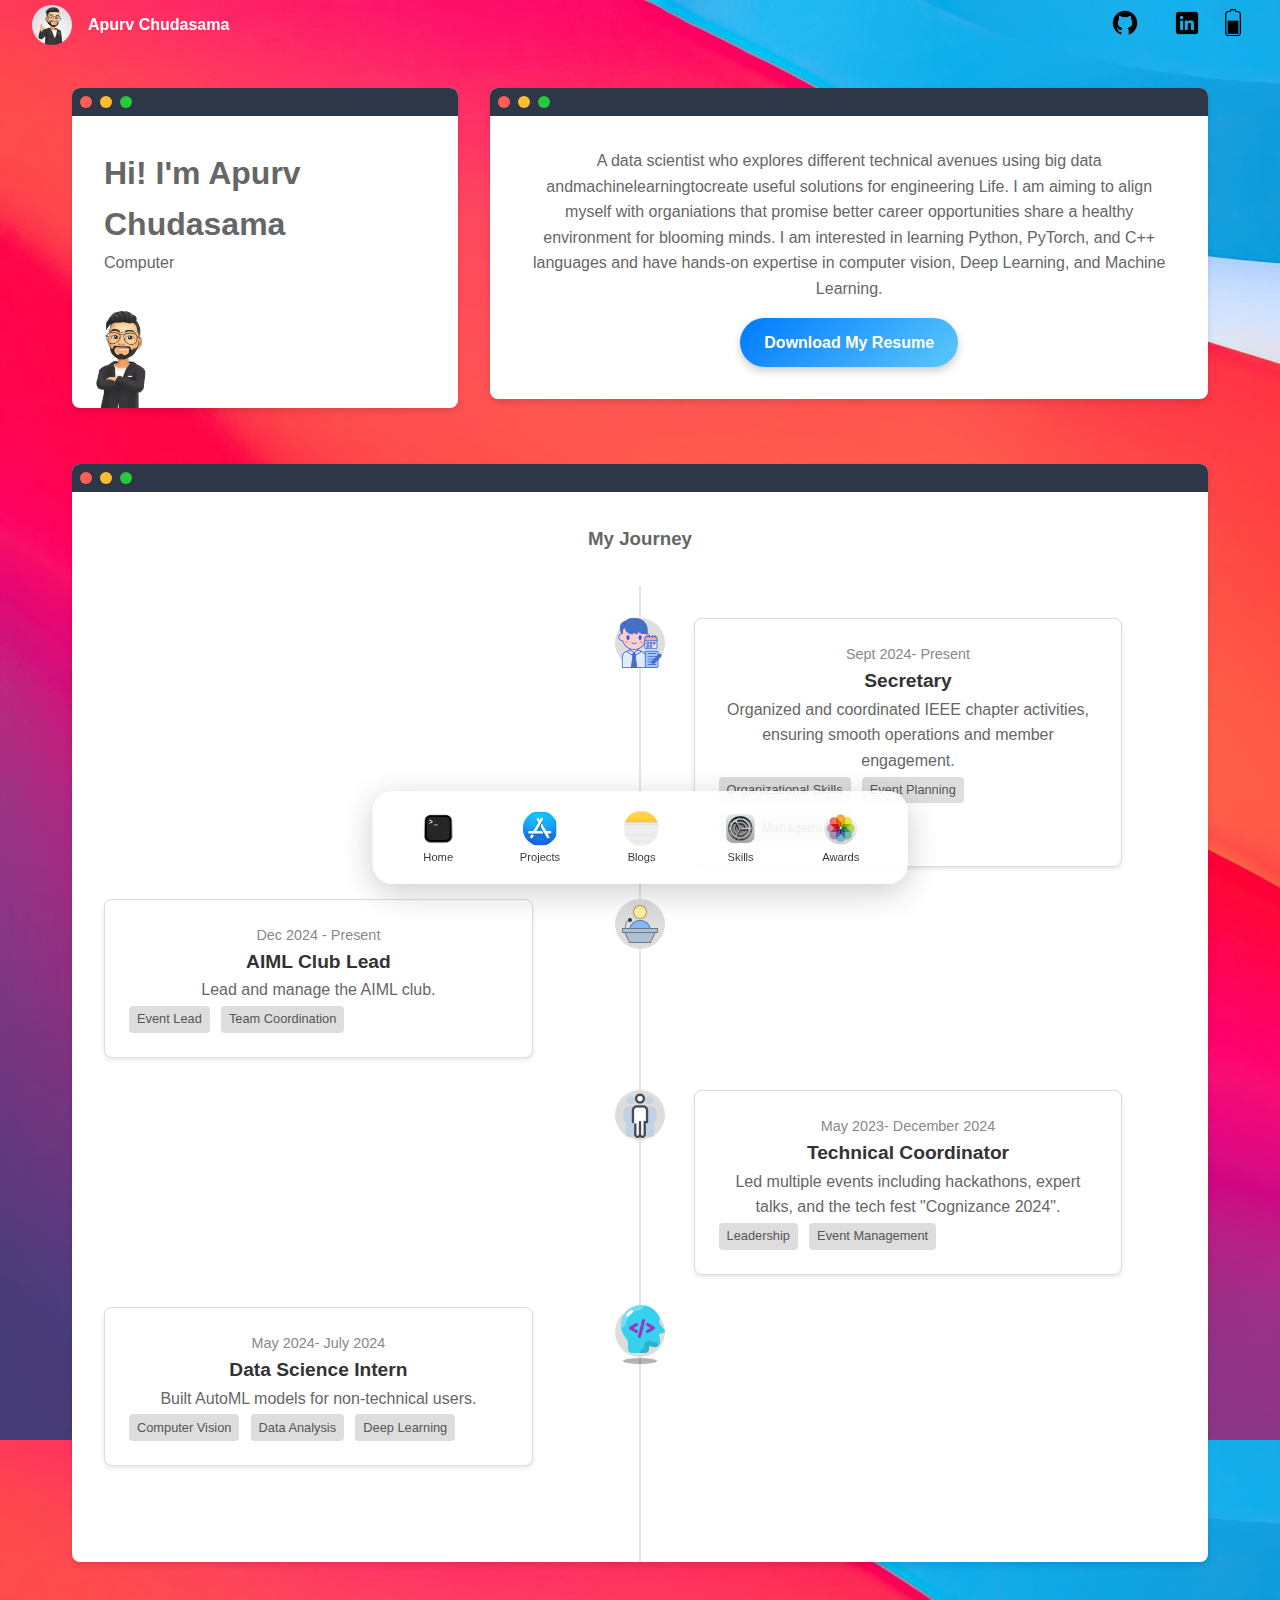
<file: index.html>
<!DOCTYPE html>
<html lang="en">
<head>
    <meta charset="UTF-8">
    <meta name="viewport" content="width=device-width, initial-scale=1.0">
    <title>Portfolio - Apurv Chudasama</title>
    <link rel="stylesheet" href="styles.css">
</head>
<body>

    <header class="header-bar">
        <div class="header-left">
            <img src="./images/avatar.jpg" alt="Avatar" class="avatar" id="avatar">
            <span class="name">Apurv Chudasama</span>
        </div>
        <div class="header-middle">
            <span id="current-time"></span>
        </div>
        <div class="header-right">
            <a href="https://github.com/Apurv090405" target="_blank" class="icon-link">
                <img src="./images/icons8-github-50.png" alt="GitHub" class="icon">
            </a>
            <a href="https://www.linkedin.com/in/apurv-chudasama/" target="_blank" class="icon-link">
                <img src="./images/icons8-linkedin-50.png" alt="LinkedIn" class="icon">
            </a>
            <span class="battery-icon">
                <img src="./images/icons8-battery-50.png" class="icon">
            </span>
        </div>
    </header>
    
    
    <nav class="navbar">
        <a href="home.html" class="nav-link">
            <img src="./images/terminal.png" alt="Home" class="nav-image">
            <span>Home</span>
        </a>
        <a href="projects.html" class="nav-link">
            <img src="./images/projects.png" alt="Projects" class="nav-image">
            <span>Projects</span>
        </a>
        <a href="blogs.html" class="nav-link">
            <img src="./images/blogs.jpg" alt="Blogs" class="nav-image">
            <span>Blogs</span>
        </a>
        <a href="skills.html" class="nav-link">
            <img src="./images/skills.jpg" alt="Skills" class="nav-image">
            <span>Skills</span>
        </a>
        <a href="achievements.html" class="nav-link">
            <img src="./images/certificates.jpg" alt="Awards" class="nav-image">
            <span>Awards</span>
        </a>
    </nav>
    

    <div class="container">    
        <div class="main-content">
            <!-- Left Section: Header -->
             
            <div class="left">
                <div class="terminal-window">
                    <div class="terminal-header">
                        <span class="terminal-button red"></span>
                        <span class="terminal-button yellow"></span>
                        <span class="terminal-button green"></span>
                    </div>
                    <div class="terminal-content">
                        <h1>Hi! I'm Apurv Chudasama</h1>
                        <p id="animated-text">Computer Vision Engineer</p>
                    </div>
                    <div class="terminal-image1">
                        <img src="./images/a1.png" alt="Apurv Image"/>
                    </div>
                </div>
            </div>
    
            <!-- Right Section: Terminal Window -->
            <div class="right">
                <div class="terminal-window">
                    <div class="terminal-header">
                        <span class="terminal-button red"></span>
                        <span class="terminal-button yellow"></span>
                        <span class="terminal-button green"></span>
                    </div>
                    <div class="terminal-content">
                        <p>
                            A data scientist who explores different technical avenues using big data andmachinelearningtocreate useful solutions for engineering Life. I am aiming to align myself with organiations that promise better career opportunities share a healthy environment for blooming minds. I am interested in learning Python, PyTorch, and C++ languages and have hands-on expertise in computer vision, Deep Learning, and Machine Learning.
                        </p>
                        <a href="./Resume.pdf" download class="download-button">Download My Resume</a>
                    </div>
                </div>
            </div>
        </div>
    
        <!-- Below Section: Terminal Window and Timeline Side by Side -->
        <div class="bottom-content">
            <div class="terminal-window">
                <div class="terminal-header">
                    <span class="terminal-button red"></span>
                    <span class="terminal-button yellow"></span>
                    <span class="terminal-button green"></span>
                </div>
                <div class="terminal-content">
                    <div class="timeline-container">
                        <h3>My Journey</h3>
                        <div class="timeline">
                            <div class="timeline-item">
                                <div class="timeline-icon">
                                    <img src="./images/icons8-secretary-50.png" alt="Timeline Icon" class="timeline-image">
                                </div>
                                <div class="timeline-content">
                                    <div class="timeline-date">Sept 2024- Present</div>
                                    <h3 class="timeline-title">Secretary</h3>
                                    <p class="description">Organized and coordinated IEEE chapter activities, ensuring smooth operations and member engagement.</p>
                                    <div class="skills">
                                        <span class="skill-tag">Organizational Skills</span>
                                        <span class="skill-tag">Event Planning</span>
                                        <span class="skill-tag">Team Management</span>
                                    </div>
                                </div>
                            </div>
                            <div class="timeline-item">
                                <div class="timeline-icon">
                                    <img src="./images/icons8-leader-40.png" alt="Timeline Icon" class="timeline-image">
                                </div>
                                <div class="timeline-content">
                                    <div class="timeline-date">Dec 2024 - Present</div>
                                    <h3 class="timeline-title">AIML Club Lead</h3>
                                    <p class="description">Lead and manage the AIML club.</p>
                                    <div class="skills">
                                        <span class="skill-tag">Event Lead</span>
                                        <span class="skill-tag">Team Coordination</span>
                                    </div>
                                </div>
                            </div>
                            <div class="timeline-item">
                                <div class="timeline-icon">
                                    <img src="./images/icons8-leader-50.png" alt="Timeline Icon" class="timeline-image">
                                </div>
                                <div class="timeline-content">
                                    <div class="timeline-date">May 2023- December 2024</div>
                                    <h3 class="timeline-title">Technical Coordinator</h3>
                                    <p class="description">Led multiple events including hackathons, expert talks, and the tech fest "Cognizance 2024".</p>
                                    <div class="skills">
                                        <span class="skill-tag">Leadership</span>
                                        <span class="skill-tag">Event Management</span>
                                    </div>
                                </div>
                            </div>
                            <div class="timeline-item">
                                <div class="timeline-icon">
                                    <img src="./images/icons8-developer-64.png" alt="Timeline Icon" class="timeline-image">
                                </div>
                                <div class="timeline-content">
                                    <div class="timeline-date">May 2024- July 2024</div>
                                    <h3 class="timeline-title">Data Science Intern</h3>
                                    <p class="description">Built AutoML models for non-technical users.</p>
                                    <div class="skills">
                                        <span class="skill-tag"> Computer Vision</span>
                                        <span class="skill-tag">Data Analysis</span>
                                        <span class="skill-tag">Deep Learning</span>
                                    </div>
                                </div>
                            </div>
                        </div>
                    </div>
                </div>
            </div>
        </div>
    </div>    
    <div id="cursor-trail"></div>
    <script src="script.js"></script>
</body>
</html>
</file>
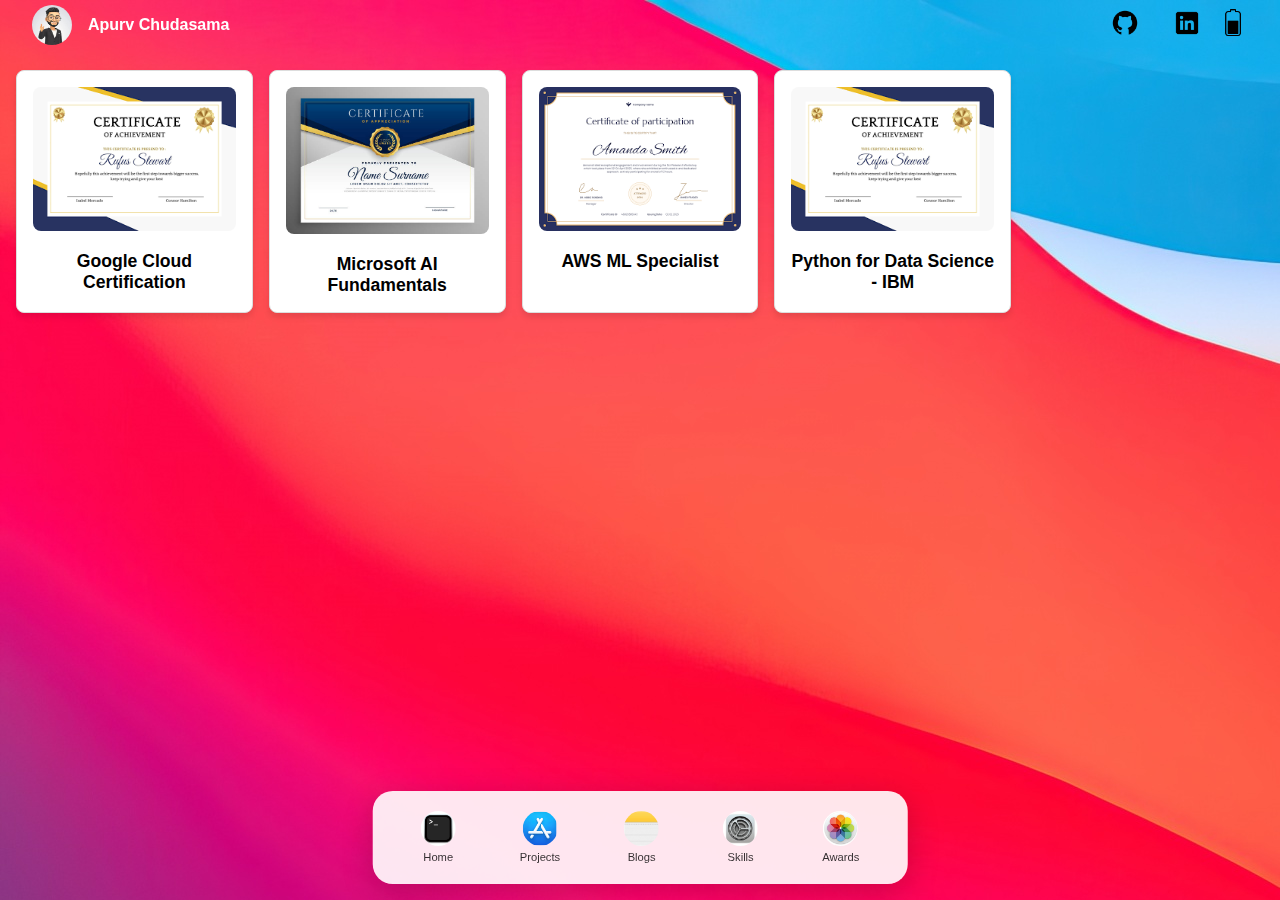
<file: achievements.html>
<!DOCTYPE html>
<html lang="en">
<head>
    <meta charset="UTF-8">
    <meta name="viewport" content="width=device-width, initial-scale=1.0">
    <title>Portfolio - Terminal Skills</title>
    <link rel="stylesheet" href="styles.css">
    <style>
        body {
            background-color: #f0f0f0;
            min-height: 100vh;
            margin: 0;
            background-image: url('./images/bg.jpg');
            cursor: url('./images/icons8-cursor-48.png'), auto;
        }

        .particle {
            position: absolute;
            width: 5px;
            height: 5px;
            background: rgba(0, 162, 255, 0.8);
            border-radius: 50%;
            animation: particle-move 1s ease-out;
            pointer-events: none;
        }

        @keyframes particle-move {
            0% {
                opacity: 1;
                transform: translate(0, 0) scale(1);
            }
            100% {
                opacity: 0;
                transform: translate(var(--dx), var(--dy)) scale(0.5);
            }
        }

        /* Terminal Container Styles */
        .terminal-window {
            background: #ffffff;
            border-radius: 8px;
            margin: 2rem auto;
            padding: 0;
            overflow: hidden;
            width: 80%;
            box-shadow: 0 4px 8px rgba(0, 0, 0, 0.1);
            display: none; /* Initially hidden */
        }

        .terminal-header {
            background: #2d3748;
            padding: 0.6rem;
            display: flex;
            align-items: center;
            gap: 0.5rem;
        }

        .terminal-button {
            width: 12px;
            height: 12px;
            border-radius: 50%;
            display: inline-block;
        }

        .red { background: #ff5f56; }
        .yellow { background: #ffbd2e; }
        .green { background: #27c93f; }

        /* Gallery Styles */
        .terminal-gallery {
            padding: 1rem;
            display: grid;
            grid-template-columns: repeat(auto-fill, minmax(200px, 1fr));
            gap: 1rem;
        }

        .gallery-item {
            border: 1px solid #ddd;
            border-radius: 8px;
            padding: 1rem;
            background: #fff;
            box-shadow: 0 4px 6px rgba(0, 0, 0, 0.1);
            text-align: center;
            position: relative;
            cursor: pointer;
            transition: transform 0.3s ease-in-out;
        }

        .gallery-item img {
            max-width: 100%;
            height: auto;
            border-radius: 8px;
            transition: transform 0.3s ease-in-out;
        }

        .gallery-item h4 {
            margin-top: 1rem;
            font-size: 1.1rem;
        }

        /* Hover and Active States */
        .gallery-item:active {
            transform: scale(1.05);
        }

        .icon {
            width: 24px;
            height: 24px;
        }
    </style>
</head>
<body>
    <header class="header-bar">
        <div class="header-left">
            <img src="./images/avatar.jpg" alt="Avatar" class="avatar" id="avatar">
            <span class="name">Apurv Chudasama</span>
        </div>
        <div class="header-middle">
            <span id="current-time"></span>
        </div>
        <div class="header-right">
            <a href="https://github.com/Apurv090405" target="_blank" class="icon-link">
                <img src="./images/icons8-github-50.png" alt="GitHub" class="icon">
            </a>
            <a href="https://www.linkedin.com/in/apurv-chudasama/" target="_blank" class="icon-link">
                <img src="./images/icons8-linkedin-50.png" alt="LinkedIn" class="icon">
            </a>
            <span class="battery-icon">
                <img src="./images/icons8-battery-50.png" class="icon">
            </span>
        </div>
    </header>

    <nav class="navbar">
        <a href="index.html" class="nav-link">
            <img src="./images/terminal.png" alt="Home" class="nav-image">
            <span>Home</span>
        </a>
        <a href="projects.html" class="nav-link">
            <img src="./images/projects.png" alt="Projects" class="nav-image">
            <span>Projects</span>
        </a>
        <a href="blogs.html" class="nav-link">
            <img src="./images/blogs.jpg" alt="Blogs" class="nav-image">
            <span>Blogs</span>
        </a>
        <a href="skills.html" class="nav-link">
            <img src="./images/skills.jpg" alt="Skills" class="nav-image">
            <span>Skills</span>
        </a>
        <a href="achievements.html" class="nav-link">
            <img src="./images/certificates.jpg" alt="Awards" class="nav-image">
            <span>Awards</span>
        </a>
    </nav>

    <br><br><br>
    <section class="content">
        <!-- Terminal Display as a Gallery -->
        <div class="terminal-gallery">
            <div class="gallery-item" onclick="openTerminal('Google Cloud Certification', 'Google Cloud Certification Details')">
                <img src="./images/c1.png" alt="Google Cloud Certification">
                <h4>Google Cloud Certification</h4>
            </div>
            <div class="gallery-item" onclick="openTerminal('Microsoft AI Fundamentals', 'Microsoft AI Fundamentals Details')">
                <img src="./images/c2.jpg" alt="Microsoft AI Fundamentals">
                <h4>Microsoft AI Fundamentals</h4>
            </div>
            <div class="gallery-item" onclick="openTerminal('AWS ML Specialist', 'AWS ML Specialist Details')">
                <img src="./images/c3.png" alt="AWS ML Specialist">
                <h4>AWS ML Specialist</h4>
            </div>
            <div class="gallery-item" onclick="openTerminal('Python for Data Science - IBM', 'Python for Data Science - IBM Details')">
                <img src="./images/c1.png" alt="Python for Data Science - IBM">
                <h4>Python for Data Science - IBM</h4>
            </div>
        </div>

        <!-- Terminal Window (Shared for all certifications) -->
        <div id="terminal" class="terminal-window">
            <div class="terminal-header">
                <span class="terminal-button red" onclick="closeTerminal()"></span>
                <span class="terminal-button yellow"></span>
                <span class="terminal-button green"></span>
            </div>
            <div class="terminal-content">
                <h3 id="terminal-title">Certification Details</h3>
                <p id="terminal-description">Details about the certification...</p>
            </div>
        </div>

    </section>

    <script>
        function openTerminal(title, description) {
            document.getElementById('terminal').style.display = 'block';  // Show terminal
            document.getElementById('terminal-title').innerText = title;  // Update title
            document.getElementById('terminal-description').innerText = description;  // Update description
        }

        function closeTerminal() {
            document.getElementById('terminal').style.display = 'none';  // Hide terminal
        }

        
document.addEventListener('mousemove', (e) => {
    for (let i = 0; i < 5; i++) {
        const particle = document.createElement('div');
        particle.className = 'particle';
        const dx = (Math.random() - 0.5) * 100;
        const dy = (Math.random() - 0.5) * 100;
        particle.style.left = `${e.pageX}px`;
        particle.style.top = `${e.pageY}px`;
        particle.style.setProperty('--dx', `${dx}px`);
        particle.style.setProperty('--dy', `${dy}px`);
        document.body.appendChild(particle);

        setTimeout(() => particle.remove(), 1000);
    }
});
    </script>
    <script src="script.js"></script>
</body>
</html>
</file>
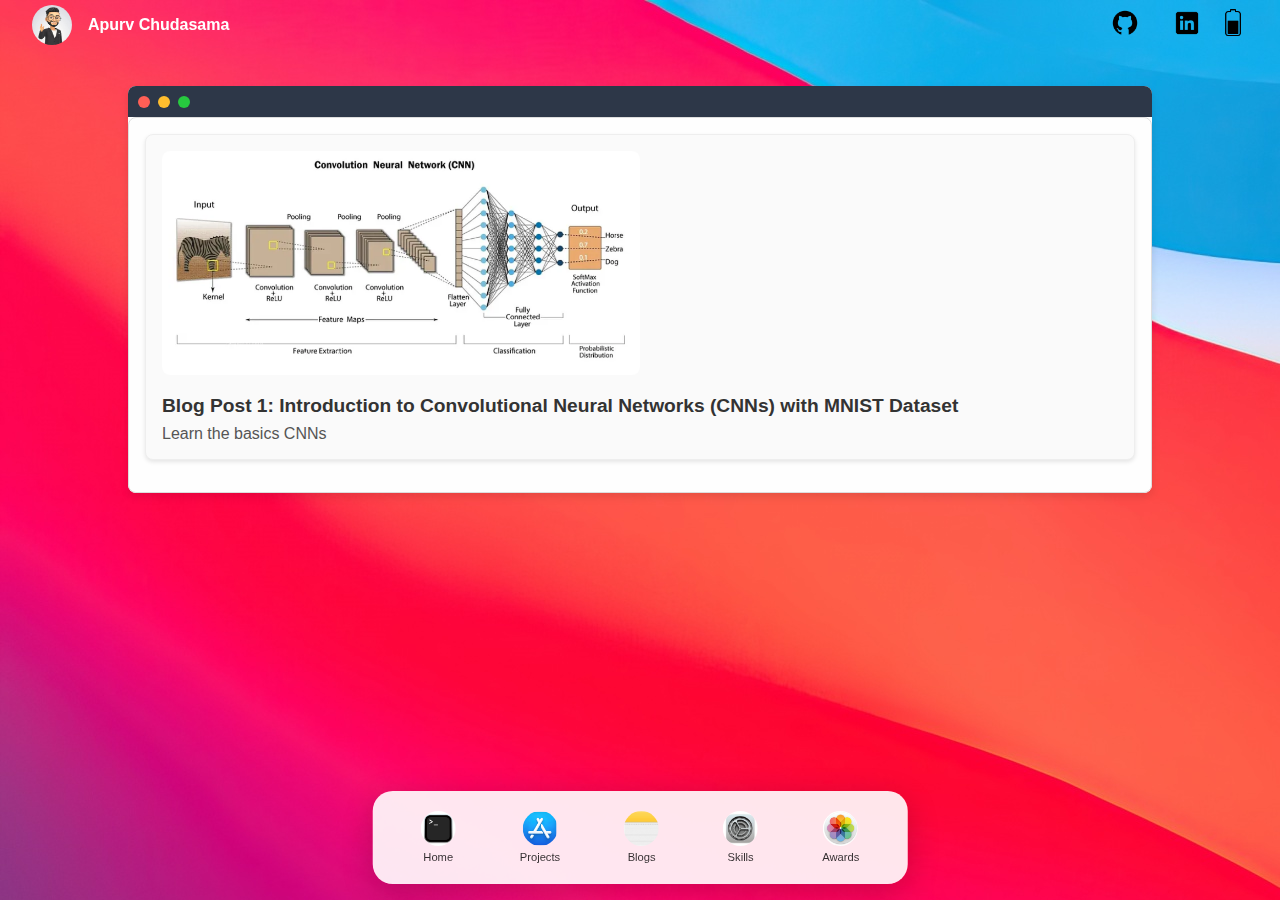
<file: blogs.html>
<!DOCTYPE html>
<html lang="en">
<head>
    <meta charset="UTF-8">
    <meta name="viewport" content="width=device-width, initial-scale=1.0">
    <title>Projects - Portfolio</title>
    <link rel="stylesheet" href="styles.css">
    <style>
        body {
            background-color: #f0f0f0;
            min-height: 100vh;
            margin: 0;
            background-image: url('./images/bg.jpg');
            cursor: url('./images/icons8-cursor-48.png'), auto;
        }

        .particle {
            position: absolute;
            width: 5px;
            height: 5px;
            background: rgba(0, 162, 255, 0.8);
            border-radius: 50%;
            animation: particle-move 1s ease-out;
            pointer-events: none;
        }

        @keyframes particle-move {
            0% {
                opacity: 1;
                transform: translate(0, 0) scale(1);
            }
            100% {
                opacity: 0;
                transform: translate(var(--dx), var(--dy)) scale(0.5);
            }
        }

        /* Terminal Container Styles */
        .terminal-window {
            background: #ffffff;
            border-radius: 8px;
            margin: 2rem auto;
            padding: 0;
            overflow: hidden;
            width: 80%;
            box-shadow: 0 4px 8px rgba(0, 0, 0, 0.1);
        }

        .terminal-header {
            background: #2d3748;
            padding: 0.6rem;
            display: flex;
            align-items: center;
            gap: 0.5rem;
        }

        .terminal-button {
            width: 12px;
            height: 12px;
            border-radius: 50%;
            display: inline-block;
        }

        .red { background: #ff5f56; }
        .yellow { background: #ffbd2e; }
        .green { background: #27c93f; }

        /* Notes UI Styling */
        .notes-container {
            padding: 1rem;
            background-color: #fefefe;
            border-radius: 8px;
            border: 1px solid #ddd;
        }

        .note {
            padding: 1rem;
            margin-bottom: 1rem;
            border: 1px solid #eee;
            border-radius: 8px;
            background-color: #fafafa;
            box-shadow: 0 2px 4px rgba(0, 0, 0, 0.1);
            transition: transform 0.3s ease-in-out;
        }

        .note-title {
            font-size: 1.2rem;
            font-weight: bold;
            margin-bottom: 0.5rem;
        }

        .note-content {
            font-size: 1rem;
            color: #555;
        }

        .note-title a {
            color: #333;
            text-decoration: none;
        }

        .note-title a:hover {
            color: #007bff;
            text-decoration: underline;
        }

        .note-image {
            width: 50%;
            height: auto;
            border-radius: 8px;
            margin-bottom: 1rem;
        }

        /* Responsive Design */
        @media screen and (max-width: 768px) {
            .terminal-window {
                width: 95%;
            }
        }
    </style>
</head>
<body>
    <header class="header-bar">
        <div class="header-left">
            <img src="./images/avatar.jpg" alt="Avatar" class="avatar" id="avatar">
            <span class="name">Apurv Chudasama</span>
        </div>
        <div class="header-middle">
            <span id="current-time"></span>
        </div>
        <div class="header-right">
            <a href="https://github.com/Apurv090405" target="_blank" class="icon-link">
                <img src="./images/icons8-github-50.png" alt="GitHub" class="icon">
            </a>
            <a href="https://www.linkedin.com/in/apurv-chudasama/" target="_blank" class="icon-link">
                <img src="./images/icons8-linkedin-50.png" alt="LinkedIn" class="icon">
            </a>
            <span class="battery-icon">
                <img src="./images/icons8-battery-50.png" class="icon">
            </span>
        </div>
    </header>
    
    <nav class="navbar">
        <a href="index.html" class="nav-link">
            <img src="./images/terminal.png" alt="Home" class="nav-image">
            <span>Home</span>
        </a>
        <a href="projects.html" class="nav-link">
            <img src="./images/projects.png" alt="Projects" class="nav-image">
            <span>Projects</span>
        </a>
        <a href="blogs.html" class="nav-link">
            <img src="./images/blogs.jpg" alt="Blogs" class="nav-image">
            <span>Blogs</span>
        </a>
        <a href="skills.html" class="nav-link">
            <img src="./images/skills.jpg" alt="Skills" class="nav-image">
            <span>Skills</span>
        </a>
        <a href="achievements.html" class="nav-link">
            <img src="./images/certificates.jpg" alt="Awards" class="nav-image">
            <span>Awards</span>
        </a>
    </nav>

    <br><br><br>
    <!-- Terminal Container -->
    <div class="terminal-window">
        <div class="terminal-header">
            <span class="terminal-button red"></span>
            <span class="terminal-button yellow"></span>
            <span class="terminal-button green"></span>
        </div>
        <div class="notes-container">
            <div class="note">
                <img src="./images/b1.png" alt="Blog Post 1" class="note-image">
                <div class="note-title"><a href="https://medium.com/@apurvchudasama.clg/introduction-to-convolutional-neural-networks-cnns-with-mnist-dataset-7534d5c8ce3d">Blog Post 1: Introduction to Convolutional Neural Networks (CNNs) with MNIST Dataset</a></div>
                <div class="note-content">Learn the basics CNNs</div>
            </div>
        </div>
    </div>
</body>
<script>
    
document.addEventListener('mousemove', (e) => {
    for (let i = 0; i < 5; i++) {
        const particle = document.createElement('div');
        particle.className = 'particle';
        const dx = (Math.random() - 0.5) * 100;
        const dy = (Math.random() - 0.5) * 100;
        particle.style.left = `${e.pageX}px`;
        particle.style.top = `${e.pageY}px`;
        particle.style.setProperty('--dx', `${dx}px`);
        particle.style.setProperty('--dy', `${dy}px`);
        document.body.appendChild(particle);

        setTimeout(() => particle.remove(), 1000);
    }
});
</script>
</html>
</file>
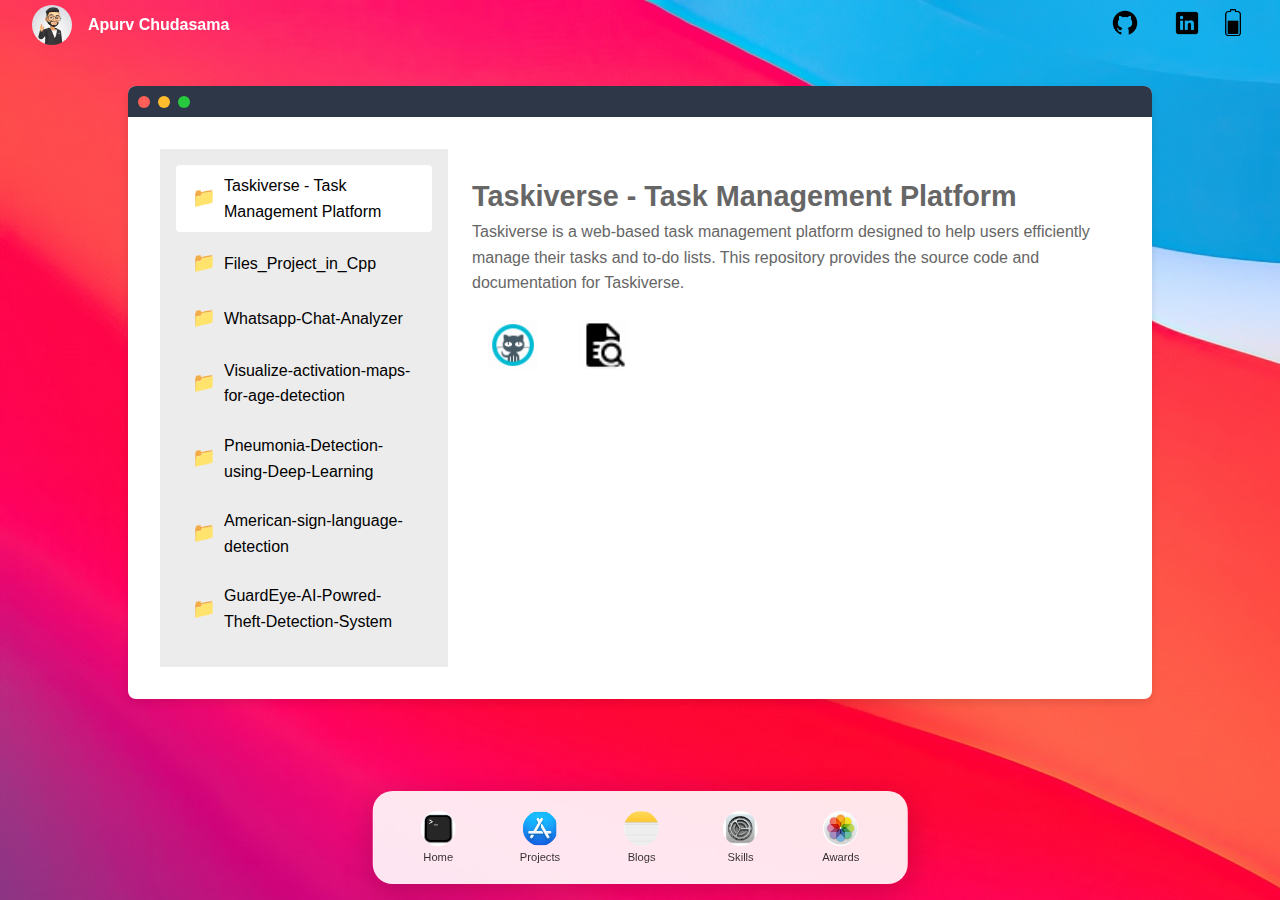
<file: projects.html>
<!DOCTYPE html>
<html lang="en">
<head>
    <meta charset="UTF-8">
    <meta name="viewport" content="width=device-width, initial-scale=1.0">
    <title>Projects - Portfolio</title>
    <link rel="stylesheet" href="styles.css">
    <style>
        /* General Styles */
        body {
            background-color: #f0f0f0;
            min-height: 100vh;
            margin: 0;
            background-image: url('./images/bg.jpg');
            cursor: url('./images/icons8-cursor-48.png'), auto;
        }

        .particle {
            position: absolute;
            width: 5px;
            height: 5px;
            background: rgba(0, 162, 255, 0.8);
            border-radius: 50%;
            animation: particle-move 1s ease-out;
            pointer-events: none;
        }

        @keyframes particle-move {
            0% {
                opacity: 1;
                transform: translate(0, 0) scale(1);
            }
            100% {
                opacity: 0;
                transform: translate(var(--dx), var(--dy)) scale(0.5);
            }
        }

        /* Terminal Container Styles */
        .terminal-window {
            background: #ffffff;
            border-radius: 8px;
            margin: 2rem auto;
            padding: 0;
            overflow: hidden;
            width: 80%;
            box-shadow: 0 4px 8px rgba(0, 0, 0, 0.1);
        }

        .terminal-header {
            background: #2d3748;
            padding: 0.6rem;
            display: flex;
            align-items: center;
            gap: 0.5rem;
        }

        .terminal-button {
            width: 12px;
            height: 12px;
            border-radius: 50%;
            display: inline-block;
        }

        .red { background: #ff5f56; }
        .yellow { background: #ffbd2e; }
        .green { background: #27c93f; }

        /* Content Container */
        .terminal-content {
            display: flex;
        }

        /* Left Section */
        .terminal-left {
            width: 30%;
            background: #edecec;
            color: #000000;
            padding: 1rem;
            overflow-y: auto;
        }

        .terminal-left ul {
            list-style: none;
            padding: 0;
            margin: 0;
        }

        .terminal-left li {
            display: flex;
            align-items: center;
            gap: 0.5rem;
            padding: 0.5rem 1rem;
            cursor: pointer;
            color: #000000;
            border-radius: 4px;
            margin-bottom: 0.5rem;
            transition: background 0.3s ease;
        }

        .terminal-left li:hover {
            background: #fffcfc;
            color: #000000;
        }

        .terminal-left li.selected {
            background: #ffffff;
            color: #000000;
        }

        .terminal-left .icon {
            font-size: 1.2rem;
            color: #ffbd2e;
        }

        /* Right Section */
        .terminal-right {
            width: 70%;
            padding: 1.5rem;
            background: #ffffff;
        }

        .terminal-right img {
            max-width: 100%;
            border-radius: 8px;
            margin-bottom: 1rem;
        }

        .terminal-right h2 {
            margin-top: 0;
            font-size: 1.8rem;
            font-weight: bold;
        }

        .terminal-right p {
            line-height: 1.6;
            margin-bottom: 1rem;
        }

        .project-actions {
            display: flex;
            gap: 0.5rem;
        }

        .project-actions a {
            padding: 0.5rem 1rem;
            border-radius: 4px;
            text-decoration: none;
            color: white;
            background: #ffffff;
            font-size: 0.9rem;
            transition: background 0.3s;
        }

        .project-actions a:hover {
            background: #ffffff;
        }

        .action-icon {
            width: 50px; /* Adjust the size of the favicon */
            height: 50px;
            object-fit: contain; /* Ensures proper scaling without distortion */
            cursor: pointer; /* Changes cursor to pointer to indicate clickable */
            transition: transform 0.2s; /* Smooth hover effect */
        }

        .action-icon:hover {
            transform: scale(1.2); /* Slightly enlarges the icon on hover */
        }
    </style>
</head>
<body>
    <header class="header-bar">
        <div class="header-left">
            <img src="./images/avatar.jpg" alt="Avatar" class="avatar" id="avatar">
            <span class="name">Apurv Chudasama</span>
        </div>
        <div class="header-middle">
            <span id="current-time"></span>
        </div>
        <div class="header-right">
            <a href="https://github.com/Apurv090405" target="_blank" class="icon-link">
                <img src="./images/icons8-github-50.png" alt="GitHub" class="icon">
            </a>
            <a href="https://www.linkedin.com/in/apurv-chudasama/" target="_blank" class="icon-link">
                <img src="./images/icons8-linkedin-50.png" alt="LinkedIn" class="icon">
            </a>
            <span class="battery-icon">
                <img src="./images/icons8-battery-50.png" class="icon">
            </span>
        </div>
    </header>
    
    
    <nav class="navbar">
        <a href="index.html" class="nav-link">
            <img src="./images/terminal.png" alt="Home" class="nav-image">
            <span>Home</span>
        </a>
        <a href="projects.html" class="nav-link">
            <img src="./images/projects.png" alt="Projects" class="nav-image">
            <span>Projects</span>
        </a>
        <a href="blogs.html" class="nav-link">
            <img src="./images/blogs.jpg" alt="Blogs" class="nav-image">
            <span>Blogs</span>
        </a>
        <a href="skills.html" class="nav-link">
            <img src="./images/skills.jpg" alt="Skills" class="nav-image">
            <span>Skills</span>
        </a>
        <a href="achievements.html" class="nav-link">
            <img src="./images/certificates.jpg" alt="Awards" class="nav-image">
            <span>Awards</span>
        </a>
    </nav>


    <br><br><br>
    <!-- Terminal Container -->
    <div class="terminal-window">
        <div class="terminal-header">
            <span class="terminal-button red"></span>
            <span class="terminal-button yellow"></span>
            <span class="terminal-button green"></span>
        </div>
        <div class="terminal-content">
            <!-- Left Section -->
            <div class="terminal-left">
                <ul>
                    <li class="selected" onclick="showProject(1)">
                        <span class="icon">📁</span> Taskiverse - Task Management Platform
                    </li>
                    <li onclick="showProject(2)">
                        <span class="icon">📁</span> Files_Project_in_Cpp
                    </li>
                    <li onclick="showProject(3)">
                        <span class="icon">📁</span> Whatsapp-Chat-Analyzer
                    </li>
                    <li onclick="showProject(4)">
                        <span class="icon">📁</span> Visualize-activation-maps-for-age-detection
                    </li>
                    <li onclick="showProject(5)">
                        <span class="icon">📁</span> Pneumonia-Detection-using-Deep-Learning
                    </li>
                    <li onclick="showProject(6)">
                        <span class="icon">📁</span> American-sign-language-detection
                    </li>
                    <li onclick="showProject(7)">
                        <span class="icon">📁</span> GuardEye-AI-Powred-Theft-Detection-System
                    </li>
                </ul>
            </div>
            <!-- Right Section -->
            <div class="terminal-right" id="project-details">
                <h2>Taskiverse - Task Management Platform</h2>
                <p>Taskiverse is a web-based task management platform designed to help users efficiently manage their tasks and to-do lists. This repository provides the source code and documentation for Taskiverse.</p>
                <div class="project-actions">
                    <a href="https://github.com/Apurv090405/ToDoList" target="_blank">
                        <img src="./images/icons8-github.gif" alt="GitHub" class="action-icon">
                        <p>Clone</p>
                    </a>
                    <a href="https://github.com/Apurv090405/ToDoList.git">
                        <img src="./images/icons8-view.gif" alt="Fork" class="action-icon">
                        <p>View</p>
                    </a>
                </div>
                
            </div>
        </div>
    </div>

    <script src="script.js"></script>
    <script>
        
        const projects = [
            {
                title: "Taskiverse - Task Management Platform",
                image: "./images/project1.jpg",
                description: "Taskiverse is a web-based task management platform designed to help users efficiently manage their tasks and to-do lists. This repository provides the source code and documentation for Taskiverse.",
                github: "https://github.com/Apurv090405/ToDoList",
                fork: "https://github.com/Apurv090405/ToDoList.git"
            },
            {
                title: "Files_Project_in_Cpp",
                image: "./images/project2.png",
                description: "Number and String sorting in file using c++ language. Generally We can made a system which can Provided the File Manegment Feature. This Project is made by our team in which we can create our own console using 'Windows.h' library and our main aim is to sort the numbers and string in file. We can also include more feature like,",
                github: "https://github.com/Apurv090405/Files_Project_in_Cpp",
                fork: "https://github.com/Apurv090405/Files_Project_in_Cpp.git"
            },
            {
                title: "Whatsapp-Chat-Analyzer",
                image: "./images/project3.png",
                description: "Tools for workforce management, scheduling, and optimization problems.",
                github: "https://github.com/Apurv090405/Whatsapp-Chat-Analyzer",
                fork: "https://github.com/Apurv090405/Whatsapp-Chat-Analyzer.git"
            },
            {
                title: "Visualize-activation-maps-for-age-detection",
                image: "./images/project4.png",
                description: "This project aims to predict the age of individuals from images using a pre-trained ResNet50 model. We preprocess the dataset, train the model, and visualize the results using Grad-CAM.",
                github: "https://github.com/Apurv090405/Visualize-activation-maps-for-age-detection.",
                fork: "https://github.com/Apurv090405/Visualize-activation-maps-for-age-detection..git"
            },
            {
                title: "Pneumonia-Detection-using-Deep-Learning",
                image: "./images/project5.png",
                description: "This project aims to predict the age of individuals from images using a pre-trained ResNet50 model. We preprocess the dataset, train the model, and visualize the results using Grad-CAM.",
                github: "https://github.com/Apurv090405/Pneumonia-Detection-using-Deep-Learning",
                fork: "https://github.com/Apurv090405/Pneumonia-Detection-using-Deep-Learning.git"
            },
            {
                title: "american-sign-language-detection",
                image: "./images/project6.png",
                description: "This project focuses on building a sign language recognition model using deep learning techniques. The model is trained to classify hand gestures representing different letters or words in sign language.",
                github: "https://github.com/Apurv090405/american-sign-language-detection",
                fork: "https://github.com/Apurv090405/american-sign-language-detection.git"
            },
            {
                title: "GuardEye-AI-Powred-Theft-Detection-System",
                image: "./images/project7.png",
                description: "In this project, we propose GuardEye, a hybrid deep learning model leveraging CNN and LSTM architectures for real-time theft detection in video surveillance. This system is designed to process video streams and identify suspicious activities in public spaces such as malls, metro stations, and parking lots.",
                github: "https://github.com/Apurv090405/GuardEye-AI-Powred-Theft-Detection-System",
                fork: "https://github.com/Apurv090405/GuardEye-AI-Powred-Theft-Detection-System.git"
            }
        ];

        function showProject(index) {
            const project = projects[index - 1];
            const projectDetails = document.getElementById("project-details");

            projectDetails.innerHTML = `
                <h2>${project.title}</h2>
                <img src="${project.image}" alt="Apurv Image" style="width: 500px; height: 300px; border-radius: 8px; margin-bottom: 1rem;"/>
                <p>${project.description}</p>
                <div class="project-actions">
                    <a href="$(project.github)" target="_blank">
                        <img src="./images/icons8-github.gif" alt="GitHub" class="action-icon">
                        <p>Clone</p>
                    </a>
                    <a href="$(project.fork)">
                        <img src="./images/icons8-view.gif" alt="Fork" class="action-icon">
                        <p>View</p>
                    </a>
                </div>
            `;
            document.querySelectorAll('.terminal-left li').forEach((li, idx) => {
                li.classList.toggle('selected', idx === index - 1);
            });
        }

        document.addEventListener('mousemove', (e) => {
        for (let i = 0; i < 5; i++) {
            const particle = document.createElement('div');
            particle.className = 'particle';
            const dx = (Math.random() - 0.5) * 100;
            const dy = (Math.random() - 0.5) * 100;
            particle.style.left = `${e.pageX}px`;
            particle.style.top = `${e.pageY}px`;
            particle.style.setProperty('--dx', `${dx}px`);
            particle.style.setProperty('--dy', `${dy}px`);
            document.body.appendChild(particle);

            setTimeout(() => particle.remove(), 1000);
        }
    });

    window.addEventListener('scroll', function() {
    const header = document.querySelector('.header-bar');
    if (window.scrollY > 0) {
        header.classList.add('scrolled');
    } else {
        header.classList.remove('scrolled');
    }
    });
    </script>
</body>
</html>
</file>
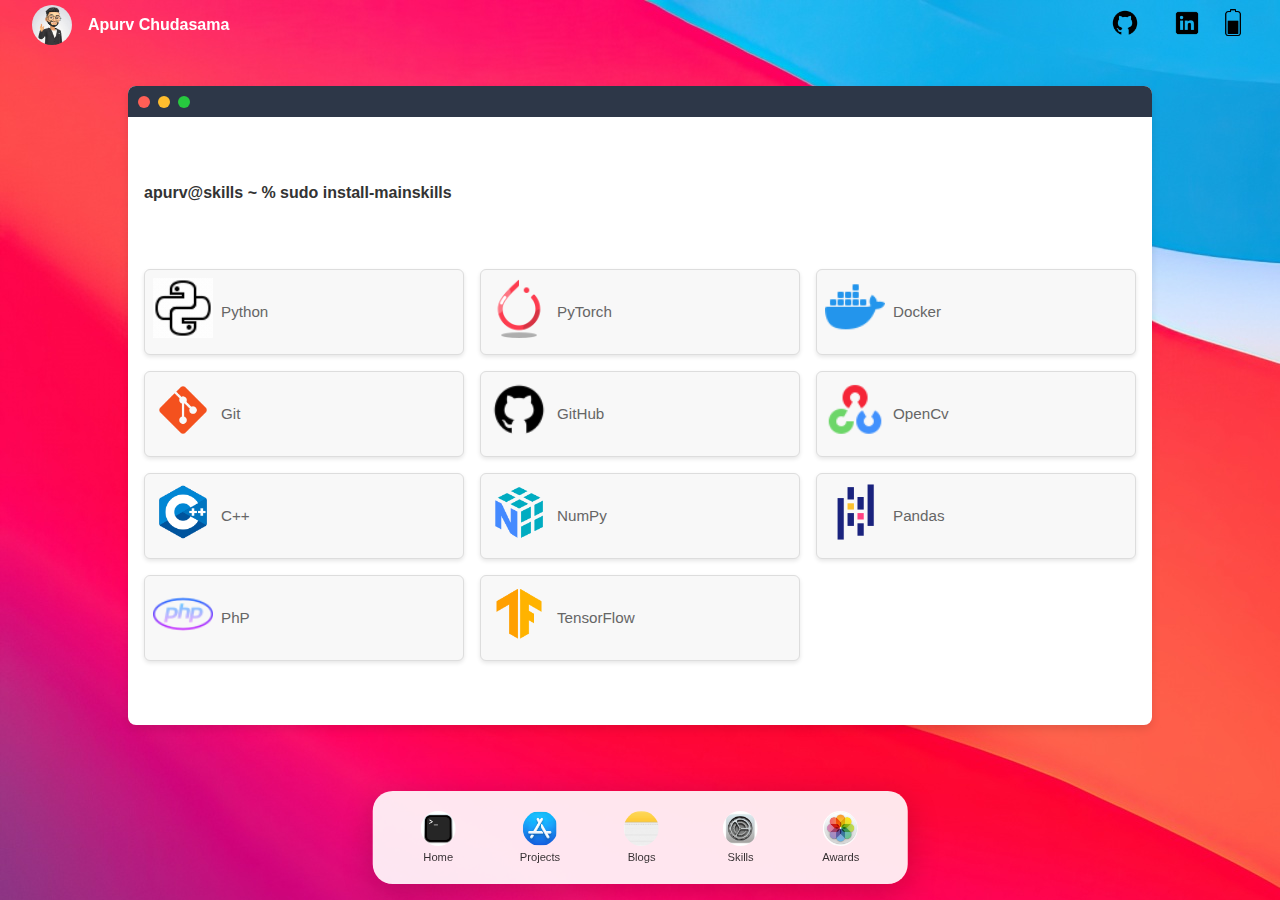
<file: skills.html>
<!DOCTYPE html>
<html lang="en">
<head>
    <meta charset="UTF-8">
    <meta name="viewport" content="width=device-width, initial-scale=1.0">
    <title>Portfolio - Terminal Skills</title>
    <link rel="stylesheet" href="styles.css">
    <style>
        body {
            background-color: #f0f0f0;
            min-height: 100vh;
            margin: 0;
            background-image: url('./images/bg.jpg');
            cursor: url('./images/icons8-cursor-48.png'), auto;
        }

        .particle {
            position: absolute;
            width: 5px;
            height: 5px;
            background: rgba(0, 162, 255, 0.8);
            border-radius: 50%;
            animation: particle-move 1s ease-out;
            pointer-events: none;
        }

        @keyframes particle-move {
            0% {
                opacity: 1;
                transform: translate(0, 0) scale(1);
            }
            100% {
                opacity: 0;
                transform: translate(var(--dx), var(--dy)) scale(0.5);
            }
        }

        /* Terminal Container Styles */
        .terminal-window {
            background: #ffffff;
            border-radius: 8px;
            margin: 2rem auto;
            padding: 0;
            overflow: hidden;
            width: 80%;
            box-shadow: 0 4px 8px rgba(0, 0, 0, 0.1);
        }

        .terminal-header {
            background: #2d3748;
            padding: 0.6rem;
            display: flex;
            align-items: center;
            gap: 0.5rem;
        }

        .terminal-button {
            width: 12px;
            height: 12px;
            border-radius: 50%;
            display: inline-block;
        }

        .red { background: #ff5f56; }
        .yellow { background: #ffbd2e; }
        .green { background: #27c93f; }

        .terminal-content {
            padding: 1rem;
            font-size: 1rem;
            line-height: 1.5;
            white-space: pre-wrap;
        }

        .command {
            color: #333;
            font-weight: bold;
        }

        /* Skill Cards */
        .skill-grid {
            display: grid;
            grid-template-columns: repeat(3, 1fr);
            gap: 1rem;
            margin-top: 1rem;
        }

        .skill-card {
            display: flex;
            align-items: center;
            gap: 0.5rem;
            padding: 0.5rem;
            border: 1px solid #ddd;
            border-radius: 6px;
            background-color: #f8f8f8;
            box-shadow: 0 2px 4px rgba(0, 0, 0, 0.1);
        }

        .favicon {
            width: 32px;
            height: 32px;
        }

        .skill-name {
            font-size: 0.95rem;
            font-weight: 500;
        }
    </style>
</head>
<body>
    <header class="header-bar">
        <div class="header-left">
            <img src="./images/avatar.jpg" alt="Avatar" class="avatar" id="avatar">
            <span class="name">Apurv Chudasama</span>
        </div>
        <div class="header-middle">
            <span id="current-time"></span>
        </div>
        <div class="header-right">
            <a href="https://github.com/Apurv090405" target="_blank" class="icon-link">
                <img src="./images/icons8-github-50.png" alt="GitHub" class="icon">
            </a>
            <a href="https://www.linkedin.com/in/apurv-chudasama/" target="_blank" class="icon-link">
                <img src="./images/icons8-linkedin-50.png" alt="LinkedIn" class="icon">
            </a>
            <span class="battery-icon">
                <img src="./images/icons8-battery-50.png" class="icon">
            </span>
        </div>
    </header>

    <nav class="navbar">
        <a href="home.html" class="nav-link">
            <img src="./images/terminal.png" alt="Home" class="nav-image">
            <span>Home</span>
        </a>
        <a href="projects.html" class="nav-link">
            <img src="./images/projects.png" alt="Projects" class="nav-image">
            <span>Projects</span>
        </a>
        <a href="blogs.html" class="nav-link">
            <img src="./images/blogs.jpg" alt="Blogs" class="nav-image">
            <span>Blogs</span>
        </a>
        <a href="skills.html" class="nav-link">
            <img src="./images/skills.jpg" alt="Skills" class="nav-image">
            <span>Skills</span>
        </a>
        <a href="achievements.html" class="nav-link">
            <img src="./images/certificates.jpg" alt="Awards" class="nav-image">
            <span>Awards</span>
        </a>
    </nav>

    <br><br><br>

    <!-- Terminal Skills Section -->
    <div class="terminal-window">
        <div class="terminal-header">
            <span class="terminal-button red"></span>
            <span class="terminal-button yellow"></span>
            <span class="terminal-button green"></span>
        </div>
        <div class="terminal-content">
            <div class="command">apurv@skills ~ % sudo install-mainskills</div>
            <div class="skill-grid">
                <div class="skill-card">
                    <img src="./images/icons8-python.gif" alt="Python" class="favicon">
                    <span class="skill-name">Python</span>
                </div>
                <div class="skill-card">
                    <img src="./images/icons8-pytorch-64.png" alt="PyTorch" class="favicon">
                    <span class="skill-name">PyTorch</span>
                </div>
                <div class="skill-card">
                    <img src="./images/icons8-docker-48.png" alt="Docker" class="favicon">
                    <span class="skill-name">Docker</span>
                </div>
                <div class="skill-card">
                    <img src="./images/icons8-git-100.png" alt="Git" class="favicon">
                    <span class="skill-name">Git</span>
                </div>
                <div class="skill-card">
                    <img src="./images/icons8-github-50.png" alt="GitHub" class="favicon">
                    <span class="skill-name">GitHub</span>
                </div>
                <div class="skill-card">
                    <img src="./images/icons8-opencv-48.png" alt="OpenCv" class="favicon">
                    <span class="skill-name">OpenCv</span>
                </div>
                <div class="skill-card">
                    <img src="./images/icons8-c-100.png" alt="C++" class="favicon">
                    <span class="skill-name">C++</span>
                </div>
                <div class="skill-card">
                    <img src="./images/icons8-numpy-100.png" alt="NumPy" class="favicon">
                    <span class="skill-name">NumPy</span>
                </div>
                <div class="skill-card">
                    <img src="./images/icons8-pandas-100.png" alt="Pandas" class="favicon">
                    <span class="skill-name">Pandas</span>
                </div>
                <div class="skill-card">
                    <img src="./images/icons8-php-50.png" alt="PhP" class="favicon">
                    <span class="skill-name">PhP</span>
                </div>
                <div class="skill-card">
                    <img src="./images/icons8-tensorflow-100.png" alt="TensorFlow" class="favicon">
                    <span class="skill-name">TensorFlow</span>
                </div>
            </div>
        </div>
    </div>
</body>
<script>
document.addEventListener('mousemove', (e) => {
    for (let i = 0; i < 5; i++) {
        const particle = document.createElement('div');
        particle.className = 'particle';
        const dx = (Math.random() - 0.5) * 100;
        const dy = (Math.random() - 0.5) * 100;
        particle.style.left = `${e.pageX}px`;
        particle.style.top = `${e.pageY}px`;
        particle.style.setProperty('--dx', `${dx}px`);
        particle.style.setProperty('--dy', `${dy}px`);
        document.body.appendChild(particle);

        setTimeout(() => particle.remove(), 1000);
    }
});
</script>
</html>
</file>
<file: styles.css>
* {
    margin: 0;
    padding: 0;
    box-sizing: border-box;
    font-family: 'Poppins', sans-serif;
}


body {
    background-color: #f0f0f0;
    min-height: 100vh;
    margin: 0;
    background-image: url('./images/bg.jpg');
    cursor: url('./images/icons8-cursor-48.png'), auto;
}

.particle {
    position: absolute;
    width: 5px;
    height: 5px;
    background: rgba(0, 162, 255, 0.8);
    border-radius: 50%;
    animation: particle-move 1s ease-out;
    pointer-events: none;
}

@keyframes particle-move {
    0% {
        opacity: 1;
        transform: translate(0, 0) scale(1);
    }
    100% {
        opacity: 0;
        transform: translate(var(--dx), var(--dy)) scale(0.5);
    }
}


.header-bar {
    background-color: rgba(255, 255, 255, 0); /* Fully transparent background initially */
    color: white;
    display: flex;
    justify-content: space-between;
    align-items: center;
    padding: 1rem 2rem; /* Increased padding */
    position: fixed;
    top: 0;
    left: 0;
    right: 0;
    z-index: 1000;
    width: 100%; /* Full width */
    height: 50px;
    margin: 0 auto; /* Center the header */
    transition: background-color 0.3s ease; /* Smooth transition for background change */
}

.header-bar.scrolled {
    background-color:#f7f7f7; /* Semi-transparent when scrolled */
    color: #007aff;
}


.header-left, .header-middle, .header-right {
    display: flex;
    align-items: center;
    gap: 1rem;
}

.avatar {
    width: 40px;
    height: 40px;
    border-radius: 50%;
}

.name {
    font-size: 1rem;
    font-weight: bold;
}

.header-middle {
    flex: 1;
    justify-content: center;
    text-align: center;
}

.download-button {
    display: inline-block;
    margin-top: 1rem;
    padding: 0.75rem 1.5rem;
    border-radius: 25px;
    background: linear-gradient(135deg, #007aff, #5ac8fa);
    color: white;
    font-family: "SF Pro", sans-serif;
    text-decoration: none;
    font-weight: bold;
    box-shadow: 0 4px 8px rgba(0, 0, 0, 0.2);
    transition: all 0.3s ease;
}

.download-button:hover {
    background: linear-gradient(135deg, #5ac8fa, #007aff);
    transform: translateY(-2px);
    box-shadow: 0 6px 12px rgba(0, 0, 0, 0.3);
}

#current-time {
    font-size: 1.2rem;
    font-family: monospace;
    color: #333; /* Dark color for text */
}

.icon-link .icon {
    width: 30px; /* Uniform size for all icons */
    height: 30px;
}

.battery-icon .icon {
    width: 30px; /* Same size for battery icon */
    height: 30px;
}

.header-right .icon-link {
    margin-left: 1rem;
}

.header-right .icon-link:hover .icon {
    transform: scale(1.1);
}


.navbar {
    background: rgba(255, 255, 255, 0.9); /* Lighter navbar background */
    padding: 1rem;
    display: flex;
    justify-content: center;
    gap: 2rem;
    position: fixed;
    bottom: 1rem;
    left: 50%;
    transform: translateX(-50%);
    border-radius: 20px;
    box-shadow: 0 8px 32px rgba(0, 0, 0, 0.2);
    z-index: 1000;
    align-items: center;
    padding: 0.8rem 2rem;
}

.nav-link {
    color: black; /* Dark link color for contrast */
    text-decoration: none;
    font-size: 1.5rem;
    padding: 0.5rem 1rem;
    border-radius: 12px;
    transition: all 0.3s ease;
    display: flex;
    flex-direction: column;
    align-items: center;
    gap: 0.3rem;
}

.nav-image {
    width: 35px; /* Icon size */
    height: 35px;
    border-radius: 50%;
    object-fit: cover;
    transition: transform 0.3s ease; /* Smooth scaling on hover */
}

.nav-link span {
    font-size: 0.7rem;
    opacity: 0.8;
}

.nav-link:hover {
    background: rgba(0, 0, 0, 0.1); /* Light hover effect */
    transform: translateY(-3px); /* Slight lift on hover */
}

.nav-link:hover .nav-image {
    transform: scale(1.2); /* Slight zoom effect on icon hover */
}

.nav-link.active {
    background: rgba(0, 0, 0, 0.2); /* Active state background */
    transform: translateY(-3px);
}

.navbar a.active .nav-image {
    transform: scale(1.2); /* Zoom effect for active icon */
}

.terminal-image1 {
    right: 5px;
    left: 12px;
    width: 100px;
    height: 100px;
}

.terminal-image1 img {
    width: 100%;
    height: 100%;
    object-fit: cover;
}

.terminal-image2 {
    right: 0; 
    bottom: 0;
    width: 80px;
    height: 200px;
}

.terminal-image2 img {
    width: 100%;
    height: 100%;
    object-fit: cover;
}

.container {
    max-width: 1200px;
    margin: 4rem auto;
    padding: 0 2rem;
    text-align: center;
    flex: 1;
}

.header {
    width: 100%;
    margin-bottom: 2rem;
}

.header h1 {
    font-size: 2.5rem;
    margin-bottom: 0.5rem;
    color: #2d3748;
}

.header p {
    font-size: 1.2rem;
    color: #666;
}

.main-content {
    display: flex;
    gap: 2rem;
    margin-bottom: 2rem;
}

.left {
    width: 35%; /* Left side section (header part) */
    text-align: left;
}

.right {
    width: 65%; /* Right side section (terminal window) */
}

.terminal-window {
    background: white;
    border-radius: 8px;
    margin: 1.5rem 0;
    overflow: hidden;
    box-shadow: 0 4px 6px rgba(0, 0, 0, 0.1);
}

.terminal-header {
    background: #2d3748;
    padding: 0.5rem;
    display: flex;
    align-items: center;
    gap: 0.5rem;
}

.terminal-button {
    width: 12px;
    height: 12px;
    border-radius: 50%;
    display: inline-block;
}

.red { background: #ff5f56; }
.yellow { background: #ffbd2e; }
.green { background: #27c93f; }

.terminal-content {
    padding: 2rem;
    color: #666;
    line-height: 1.6;
}

.timeline {
    position: relative;
    padding: 2rem 0;
}

.timeline::before {
    content: '';
    position: absolute;
    left: 50%;
    transform: translateX(-50%);
    width: 2px;
    height: 100%;
    background-color: #e4e4e4;
}

.timeline-item {
    margin: 2rem 0;
    display: flex;
    position: relative;
}

.timeline-icon {
    width: 50px;
    height: 50px;
    background: #ddd;
    border-radius: 50%;
    position: absolute;
    left: 50%;
    transform: translateX(-50%);
    display: flex;
    align-items: center;
    justify-content: center;
    color: white;
    font-size: 1.5rem;
}

.timeline-content {
    background: #ffffff;
    border: 1px solid #ddd;
    border-radius: 8px;
    box-shadow: 0 2px 4px rgba(0, 0, 0, 0.1);
    padding: 1.5rem;
    width: 40%;
    margin-left: 55%;
}

.timeline-item:nth-child(even) .timeline-content {
    margin-left: 0;
    margin-right: 55%;
}

.timeline-title {
    margin: 0;
    font-size: 1.2rem;
    color: #333;
}

.timeline-content:hover {
    background-color: #ebf1ff;
    border-color: #5e58ff;
}

.timeline-date {
    font-size: 0.9rem;
    color: #888;
}

.skills .skill-tag {
    display: inline-block;
    background: #ddd;
    padding: 0.2rem 0.5rem;
    border-radius: 4px;
    font-size: 0.8rem;
    margin: 0.2rem 0.2rem 0 0;
    color: #555;
}

.skills .skill-tag:hover {
    background: #28bfff;
    color: white;
}

.skills {
    display: flex;
    gap: 0.5rem;
    flex-wrap: wrap;
}

.skill-tag {
    background: #edf2f7;
    padding: 0.25rem 0.75rem;
    border-radius: 15px;
    font-size: 0.8rem;
    color: #4a5568;
}

.projects-container {
    max-width: 1200px;
    margin: 2rem auto;
    padding: 1rem;
}

.section-title {
    text-align: center;
    margin-bottom: 2rem;
    font-size: 2rem;
    color: #2d3748;
}

.projects-grid {
    display: grid;
    grid-template-columns: repeat(auto-fit, minmax(250px, 1fr));
    gap: 2rem;
}

.project-card {
    background-color: white;
    border-radius: 8px;
    overflow: hidden;
    box-shadow: 0 4px 8px rgba(0, 0, 0, 0.1);
    text-align: center;
    padding: 1rem;
    transition: transform 0.3s ease;
}

.project-card:hover {
    transform: translateY(-10px);
}

.project-image {
    width: 100%;
    height: 150px;
    object-fit: cover;
}

.project-title {
    margin: 1rem 0;
    font-size: 1.25rem;
    color: #2d3748;
}

.project-description {
    font-size: 0.9rem;
    color: #666;
    margin: 1rem 0;
}

.project-links {
    display: flex;
    justify-content: center;
    gap: 1rem;
}

.icon-link {
    color: #2d3748;
    font-size: 1.2rem;
    text-decoration: none;
}


.skills-container {
    max-width: 1200px;
    margin: 2rem auto;
    padding: 1rem;
    text-align: center;
}

.section-title {
    margin-bottom: 2rem;
    font-size: 2rem;
    color: #2d3748;
}

.skills-grid {
    display: grid;
    grid-template-columns: repeat(auto-fit, minmax(120px, 1fr));
    gap: 1.5rem;
    justify-items: center;
}

.skill-card {
    background: white;
    padding: 1rem;
    border-radius: 8px;
    box-shadow: 0 4px 6px rgba(0, 0, 0, 0.1);
    text-align: center;
    transition: transform 0.3s ease, box-shadow 0.3s ease;
}

.skill-card img {
    width: 60px;
    height: 60px;
    margin-bottom: 0.5rem;
}

.skill-card p {
    font-size: 0.9rem;
    font-weight: bold;
    color: #2d3748;
}

.skill-card:hover {
    transform: translateY(-10px);
    box-shadow: 0 8px 12px rgba(0, 0, 0, 0.2);
}

.achievements-container {
    max-width: 1200px;
    margin: 2rem auto;
    padding: 1rem;
    text-align: center;
}

.section-title {
    margin-bottom: 2rem;
    font-size: 2rem;
    color: #2d3748;
}

.achievements-grid {
    display: grid;
    grid-template-columns: repeat(auto-fit, minmax(120px, 1fr));
    gap: 1.5rem;
    justify-items: center;
}

.achievement-card {
    background: white;
    padding: 1rem;
    border-radius: 8px;
    box-shadow: 0 4px 6px rgba(0, 0, 0, 0.1);
    text-align: center;
    transition: transform 0.3s ease, box-shadow 0.3s ease;
}

.achievement-card img {
    width: 100px;
    height: 100px;
    margin-bottom: 0.5rem;
    border-radius: 8px;
}

.achievement-card p {
    font-size: 0.9rem;
    font-weight: bold;
    color: #2d3748;
}

.achievement-card:hover {
    transform: translateY(-10px);
    box-shadow: 0 8px 12px rgba(0, 0, 0, 0.2);
}
</file>
